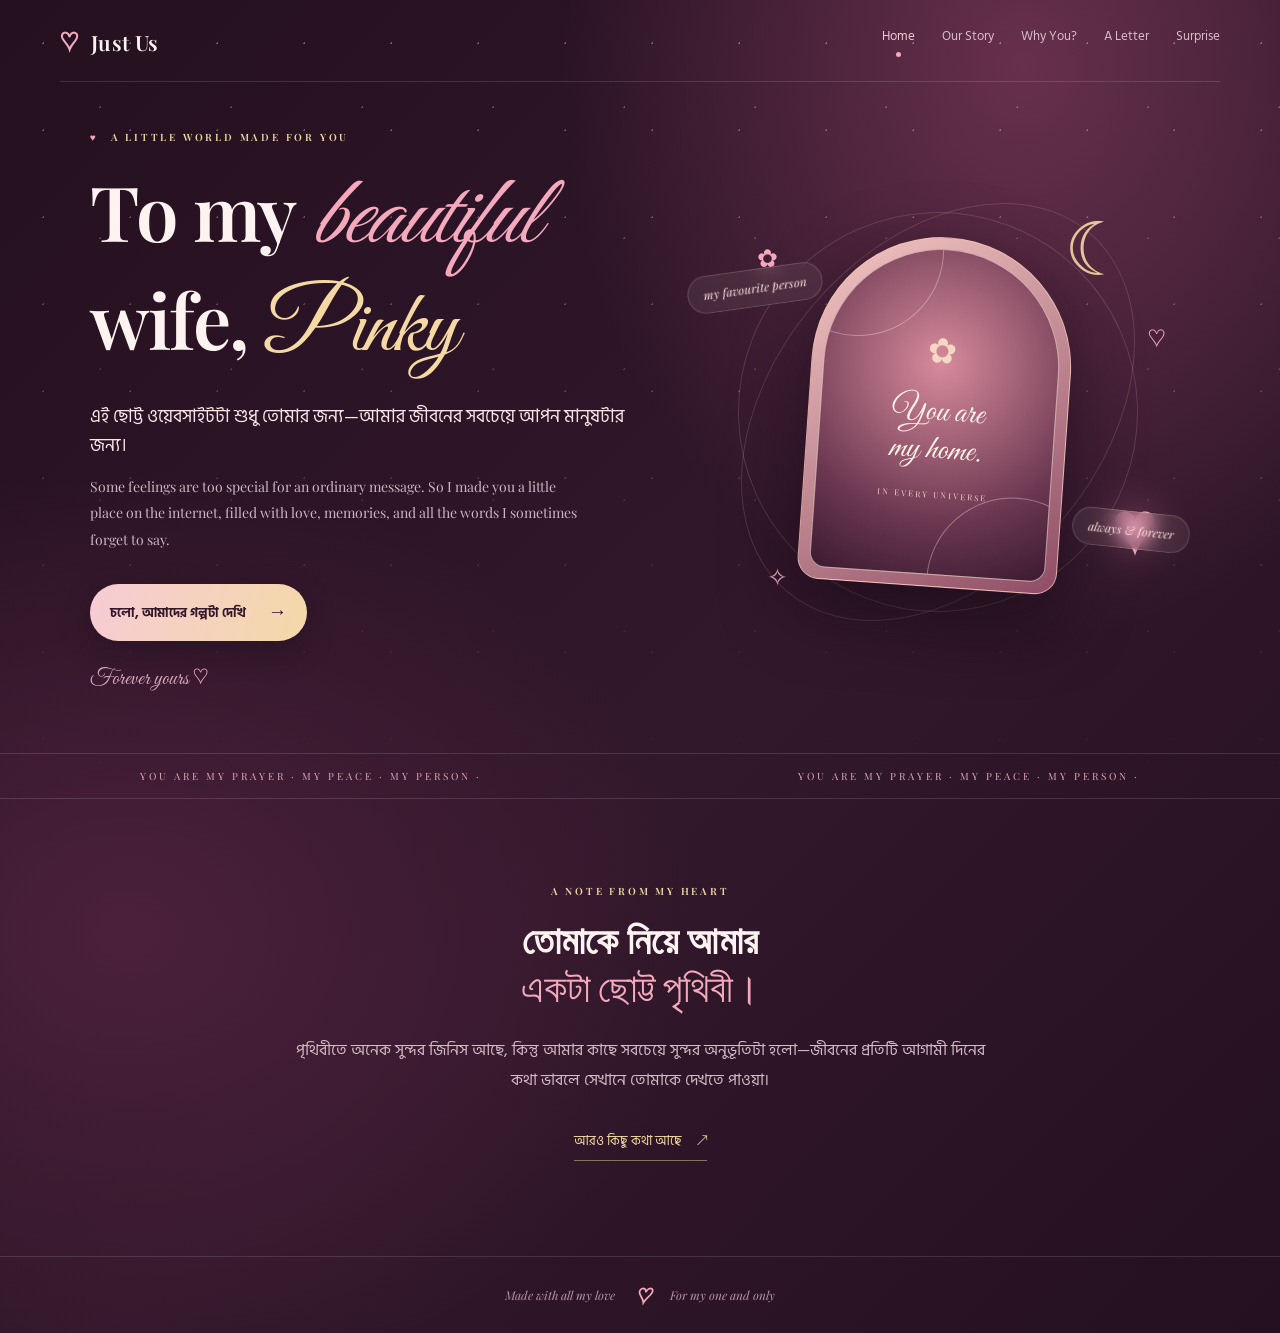
<file: index.html>
<!DOCTYPE html>
<html lang="bn">
<head>
  <meta charset="UTF-8"><meta name="viewport" content="width=device-width, initial-scale=1.0">
  <meta name="theme-color" content="#2b1424">
  <title>For My Beautiful Wife ♡</title>
  <link rel="preconnect" href="https://fonts.googleapis.com"><link rel="preconnect" href="https://fonts.gstatic.com" crossorigin>
  <link href="https://fonts.googleapis.com/css2?family=Great+Vibes&family=Hind+Siliguri:wght@400;500;600;700&family=Playfair+Display:wght@500;600;700&display=swap" rel="stylesheet">
  <link rel="stylesheet" href="style.css">
</head>
<body class="home-page">
  <div class="sparkle-layer"></div>
  <header class="site-header">
    <a class="logo" href="index.html"><span>♡</span> Just Us</a>
    <button class="menu-toggle" aria-label="Open menu">☰</button>
    <nav class="nav-links">
      <a class="active" href="index.html">Home</a><a href="story.html">Our Story</a><a href="reasons.html">Why You?</a><a href="letter.html">A Letter</a><a href="surprise.html">Surprise</a>
    </nav>
  </header>
  <main>
    <section class="hero wrap">
      <div class="hero-copy">
        <div class="eyebrow"><span class="tiny-heart">♥</span> A LITTLE WORLD MADE FOR YOU</div>
        <h1>To my <em>beautiful</em><br>wife, <span class="script-name">Pinky</span></h1>
        <p class="hero-bn">এই ছোট্ট ওয়েবসাইটটা শুধু তোমার জন্য—আমার জীবনের সবচেয়ে আপন মানুষটার জন্য।</p>
        <p class="hero-sub">Some feelings are too special for an ordinary message. So I made you a little place on the internet, filled with love, memories, and all the words I sometimes forget to say.</p>
        <a class="primary-btn" href="story.html">চলো, আমাদের গল্পটা দেখি <span>→</span></a>
        <div class="signature">Forever yours <span>♡</span></div>
      </div>
      <div class="hero-art">
        <div class="orbit orbit-one"></div><div class="orbit orbit-two"></div>
        <div class="moon">☾</div><div class="hero-heart">♥</div>
        <div class="floating-note note-one">my favourite person</div><div class="floating-note note-two">always & forever</div>
        <div class="portrait-frame"><div class="portrait-inner"><span class="portrait-flower">✿</span><span class="portrait-title">You are<br>my home.</span><span class="portrait-small">IN EVERY UNIVERSE</span></div></div>
        <span class="petal p1">✿</span><span class="petal p2">✧</span><span class="petal p3">♡</span>
      </div>
    </section>
    <section class="ticker"><span>YOU ARE MY PRAYER · MY PEACE · MY PERSON ·</span><span>YOU ARE MY PRAYER · MY PEACE · MY PERSON ·</span></section>
    <section class="welcome wrap">
      <div class="section-kicker">A NOTE FROM MY HEART</div><h2>তোমাকে নিয়ে আমার<br><em>একটা ছোট্ট পৃথিবী।</em></h2>
      <p>পৃথিবীতে অনেক সুন্দর জিনিস আছে, কিন্তু আমার কাছে সবচেয়ে সুন্দর অনুভূতিটা হলো—জীবনের প্রতিটি আগামী দিনের কথা ভাবলে সেখানে তোমাকে দেখতে পাওয়া।</p>
      <a class="text-link" href="letter.html">আরও কিছু কথা আছে <span>↗</span></a>
    </section>
  </main>
  <footer class="site-footer"><span>Made with all my love</span><b>♡</b><span>For my one and only</span></footer>
  <script src="script.js"></script>
</body></html>
</file>
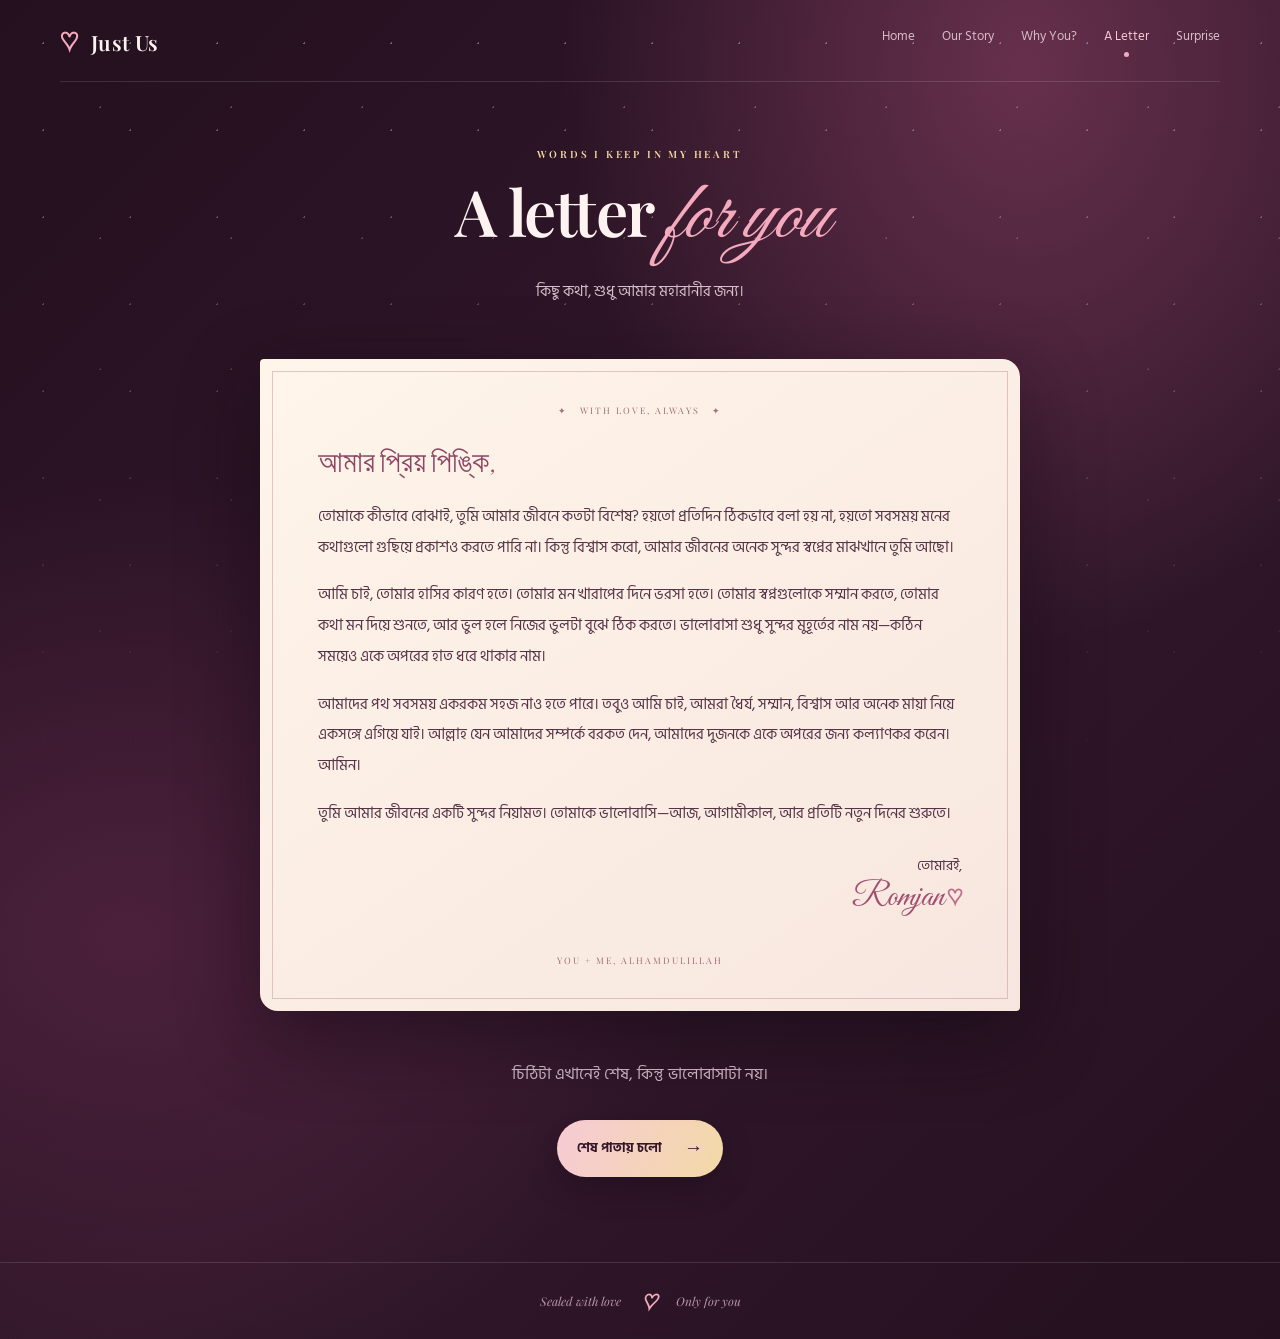
<file: letter.html>
<!DOCTYPE html>
<html lang="bn"><head><meta charset="UTF-8"><meta name="viewport" content="width=device-width, initial-scale=1.0"><title>A Letter For You | Just Us</title><link rel="preconnect" href="https://fonts.googleapis.com"><link rel="preconnect" href="https://fonts.gstatic.com" crossorigin><link href="https://fonts.googleapis.com/css2?family=Great+Vibes&family=Hind+Siliguri:wght@400;500;600;700&family=Playfair+Display:wght@500;600;700&display=swap" rel="stylesheet"><link rel="stylesheet" href="style.css"></head>
<body class="letter-page"><div class="sparkle-layer"></div><header class="site-header"><a class="logo" href="index.html"><span>♡</span> Just Us</a><button class="menu-toggle" aria-label="Open menu">☰</button><nav class="nav-links"><a href="index.html">Home</a><a href="story.html">Our Story</a><a href="reasons.html">Why You?</a><a class="active" href="letter.html">A Letter</a><a href="surprise.html">Surprise</a></nav></header>
<main class="inner-page wrap"><div class="page-heading"><div class="eyebrow">WORDS I KEEP IN MY HEART</div><h1>A letter <em>for you</em></h1><p>কিছু কথা, শুধু আমার মহারানীর জন্য।</p></div>
<article class="letter-paper"><div class="paper-top">✦ &nbsp; WITH LOVE, ALWAYS &nbsp; ✦</div><div class="letter-salute">আমার প্রিয় পিঙ্কি,</div>
<p>তোমাকে কীভাবে বোঝাই, তুমি আমার জীবনে কতটা বিশেষ? হয়তো প্রতিদিন ঠিকভাবে বলা হয় না, হয়তো সবসময় মনের কথাগুলো গুছিয়ে প্রকাশও করতে পারি না। কিন্তু বিশ্বাস করো, আমার জীবনের অনেক সুন্দর স্বপ্নের মাঝখানে তুমি আছো।</p>
<p>আমি চাই, তোমার হাসির কারণ হতে। তোমার মন খারাপের দিনে ভরসা হতে। তোমার স্বপ্নগুলোকে সম্মান করতে, তোমার কথা মন দিয়ে শুনতে, আর ভুল হলে নিজের ভুলটা বুঝে ঠিক করতে। ভালোবাসা শুধু সুন্দর মুহূর্তের নাম নয়—কঠিন সময়েও একে অপরের হাত ধরে থাকার নাম।</p>
<p>আমাদের পথ সবসময় একরকম সহজ নাও হতে পারে। তবুও আমি চাই, আমরা ধৈর্য, সম্মান, বিশ্বাস আর অনেক মায়া নিয়ে একসঙ্গে এগিয়ে যাই। আল্লাহ যেন আমাদের সম্পর্কে বরকত দেন, আমাদের দুজনকে একে অপরের জন্য কল্যাণকর করেন। আমিন।</p>
<p>তুমি আমার জীবনের একটি সুন্দর নিয়ামত। তোমাকে ভালোবাসি—আজ, আগামীকাল, আর প্রতিটি নতুন দিনের শুরুতে।</p>
<div class="letter-sign">তোমারই,<br><span>Romjan</span> <b>♡</b></div><div class="paper-bottom">YOU + ME, ALHAMDULILLAH</div></article>
<div class="center-cta"><p>চিঠিটা এখানেই শেষ, কিন্তু ভালোবাসাটা নয়।</p><a class="primary-btn" href="surprise.html">শেষ পাতায় চলো <span>→</span></a></div></main><footer class="site-footer"><span>Sealed with love</span><b>♡</b><span>Only for you</span></footer><script src="script.js"></script></body></html>
</file>
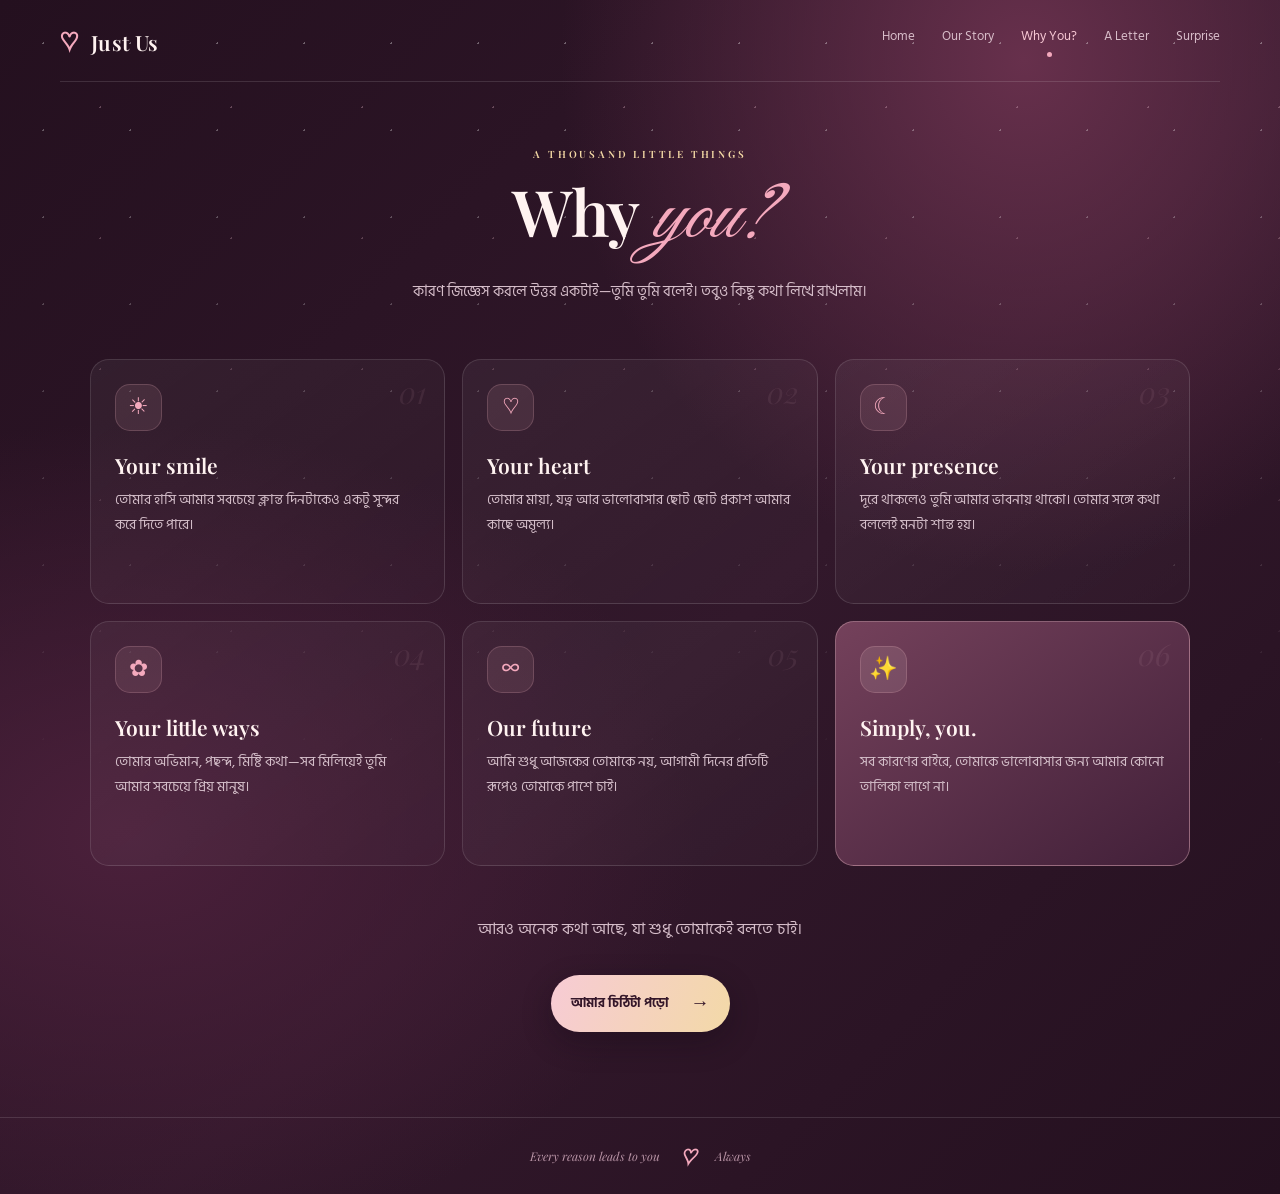
<file: reasons.html>
<!DOCTYPE html>
<html lang="bn"><head><meta charset="UTF-8"><meta name="viewport" content="width=device-width, initial-scale=1.0"><title>Why You? | Just Us</title><link rel="preconnect" href="https://fonts.googleapis.com"><link rel="preconnect" href="https://fonts.gstatic.com" crossorigin><link href="https://fonts.googleapis.com/css2?family=Great+Vibes&family=Hind+Siliguri:wght@400;500;600;700&family=Playfair+Display:wght@500;600;700&display=swap" rel="stylesheet"><link rel="stylesheet" href="style.css"></head>
<body class="reasons-page"><div class="sparkle-layer"></div><header class="site-header"><a class="logo" href="index.html"><span>♡</span> Just Us</a><button class="menu-toggle" aria-label="Open menu">☰</button><nav class="nav-links"><a href="index.html">Home</a><a href="story.html">Our Story</a><a class="active" href="reasons.html">Why You?</a><a href="letter.html">A Letter</a><a href="surprise.html">Surprise</a></nav></header>
<main class="inner-page wrap"><div class="page-heading"><div class="eyebrow">A THOUSAND LITTLE THINGS</div><h1>Why <em>you?</em></h1><p>কারণ জিজ্ঞেস করলে উত্তর একটাই—তুমি তুমি বলেই। তবুও কিছু কথা লিখে রাখলাম।</p></div>
<div class="reason-grid">
  <article class="reason-card"><div class="reason-no">01</div><div class="reason-symbol">☀</div><h2>Your smile</h2><p>তোমার হাসি আমার সবচেয়ে ক্লান্ত দিনটাকেও একটু সুন্দর করে দিতে পারে।</p></article>
  <article class="reason-card"><div class="reason-no">02</div><div class="reason-symbol">♡</div><h2>Your heart</h2><p>তোমার মায়া, যত্ন আর ভালোবাসার ছোট ছোট প্রকাশ আমার কাছে অমূল্য।</p></article>
  <article class="reason-card"><div class="reason-no">03</div><div class="reason-symbol">☾</div><h2>Your presence</h2><p>দূরে থাকলেও তুমি আমার ভাবনায় থাকো। তোমার সঙ্গে কথা বললেই মনটা শান্ত হয়।</p></article>
  <article class="reason-card"><div class="reason-no">04</div><div class="reason-symbol">✿</div><h2>Your little ways</h2><p>তোমার অভিমান, পছন্দ, মিষ্টি কথা—সব মিলিয়েই তুমি আমার সবচেয়ে প্রিয় মানুষ।</p></article>
  <article class="reason-card"><div class="reason-no">05</div><div class="reason-symbol">∞</div><h2>Our future</h2><p>আমি শুধু আজকের তোমাকে নয়, আগামী দিনের প্রতিটি রূপেও তোমাকে পাশে চাই।</p></article>
  <article class="reason-card special-reason"><div class="reason-no">06</div><div class="reason-symbol">✨</div><h2>Simply, you.</h2><p>সব কারণের বাইরে, তোমাকে ভালোবাসার জন্য আমার কোনো তালিকা লাগে না।</p></article>
</div><div class="center-cta"><p>আরও অনেক কথা আছে, যা শুধু তোমাকেই বলতে চাই।</p><a class="primary-btn" href="letter.html">আমার চিঠিটা পড়ো <span>→</span></a></div></main><footer class="site-footer"><span>Every reason leads to you</span><b>♡</b><span>Always</span></footer><script src="script.js"></script></body></html>
</file>
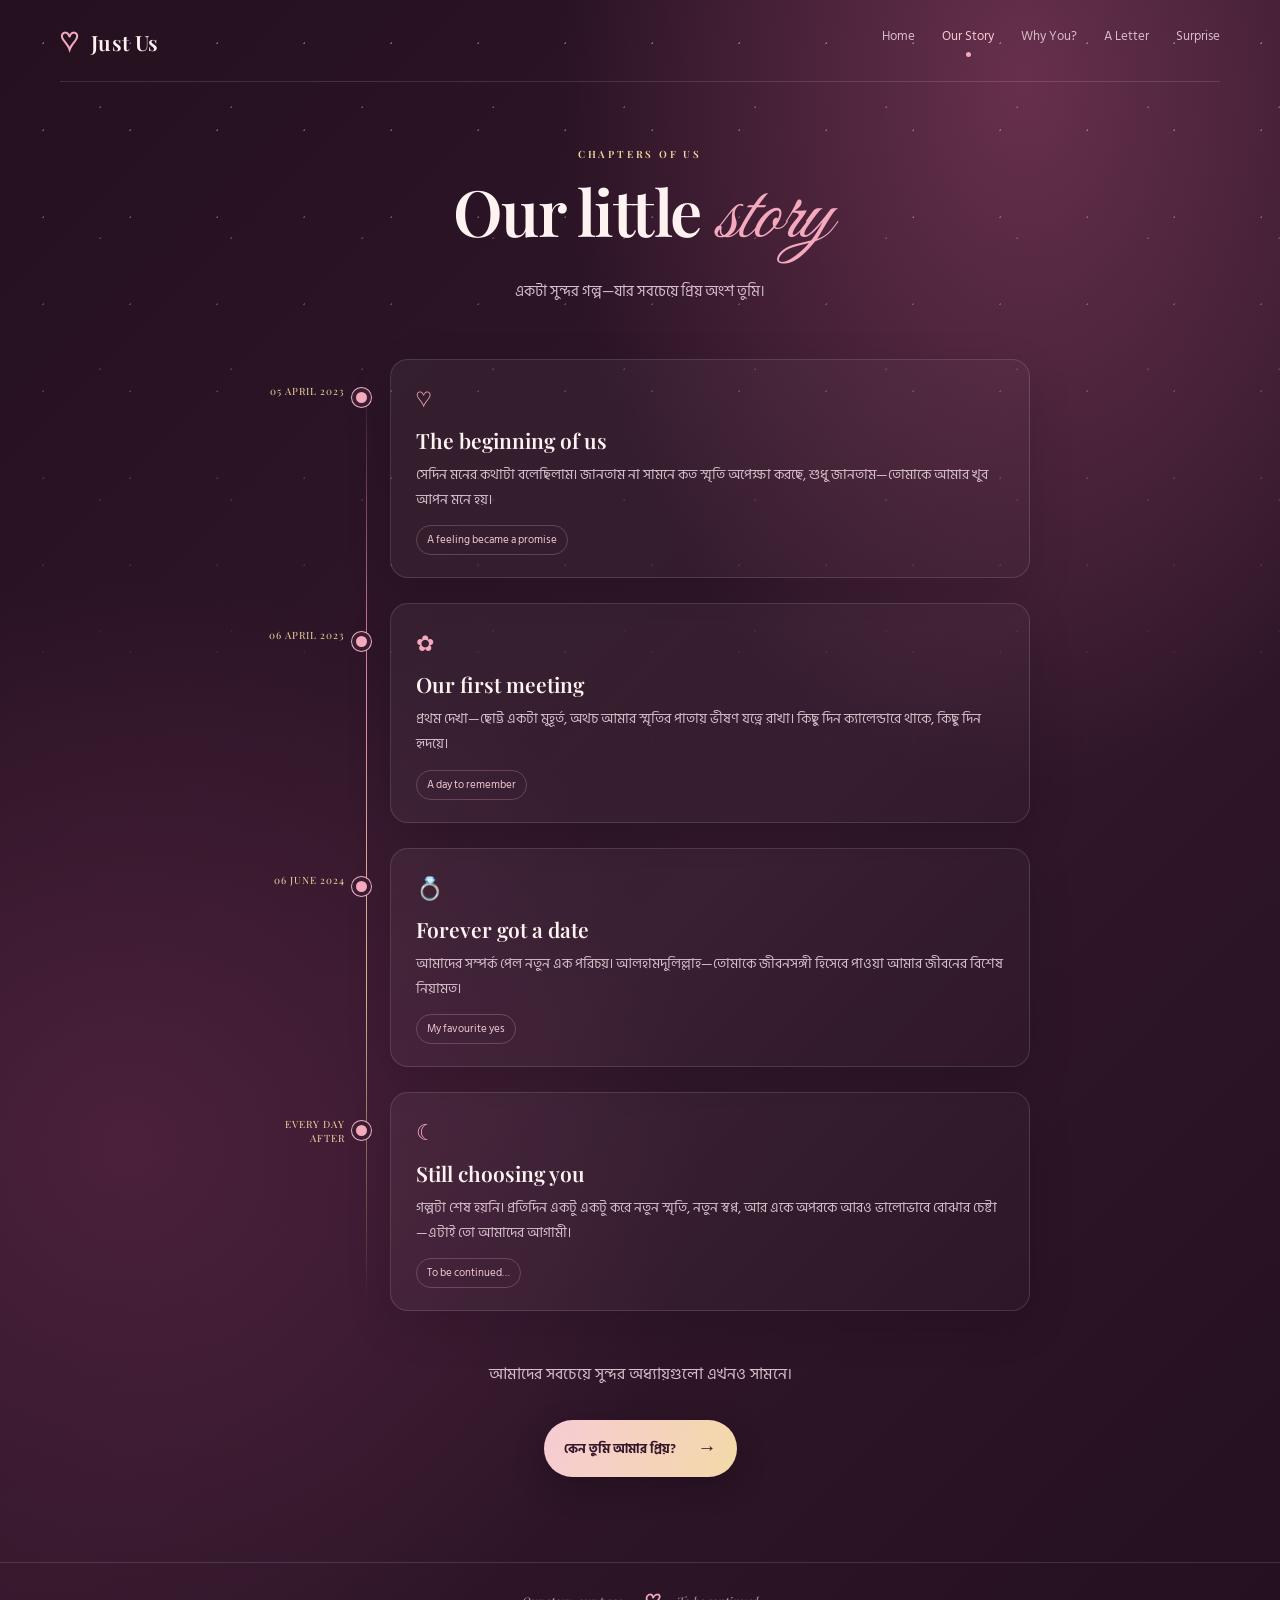
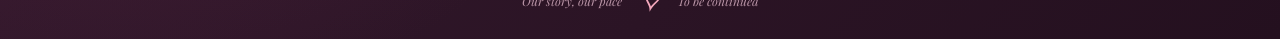
<file: story.html>
<!DOCTYPE html>
<html lang="bn"><head><meta charset="UTF-8"><meta name="viewport" content="width=device-width, initial-scale=1.0"><title>Our Story | Just Us</title><link rel="preconnect" href="https://fonts.googleapis.com"><link rel="preconnect" href="https://fonts.gstatic.com" crossorigin><link href="https://fonts.googleapis.com/css2?family=Great+Vibes&family=Hind+Siliguri:wght@400;500;600;700&family=Playfair+Display:wght@500;600;700&display=swap" rel="stylesheet"><link rel="stylesheet" href="style.css"></head>
<body class="story-page"><div class="sparkle-layer"></div><header class="site-header"><a class="logo" href="index.html"><span>♡</span> Just Us</a><button class="menu-toggle" aria-label="Open menu">☰</button><nav class="nav-links"><a href="index.html">Home</a><a class="active" href="story.html">Our Story</a><a href="reasons.html">Why You?</a><a href="letter.html">A Letter</a><a href="surprise.html">Surprise</a></nav></header>
<main class="inner-page wrap"><div class="page-heading"><div class="eyebrow">CHAPTERS OF US</div><h1>Our little <em>story</em></h1><p>একটা সুন্দর গল্প—যার সবচেয়ে প্রিয় অংশ তুমি।</p></div>
<div class="timeline">
  <article class="timeline-item"><div class="timeline-date">05 APRIL 2023</div><div class="timeline-card"><span class="timeline-icon">♡</span><h2>The beginning of us</h2><p>সেদিন মনের কথাটা বলেছিলাম। জানতাম না সামনে কত স্মৃতি অপেক্ষা করছে, শুধু জানতাম—তোমাকে আমার খুব আপন মনে হয়।</p><span class="memory-tag">A feeling became a promise</span></div></article>
  <article class="timeline-item"><div class="timeline-date">06 APRIL 2023</div><div class="timeline-card"><span class="timeline-icon">✿</span><h2>Our first meeting</h2><p>প্রথম দেখা—ছোট্ট একটা মুহূর্ত, অথচ আমার স্মৃতির পাতায় ভীষণ যত্নে রাখা। কিছু দিন ক্যালেন্ডারে থাকে, কিছু দিন হৃদয়ে।</p><span class="memory-tag">A day to remember</span></div></article>
  <article class="timeline-item"><div class="timeline-date">06 JUNE 2024</div><div class="timeline-card"><span class="timeline-icon">💍</span><h2>Forever got a date</h2><p>আমাদের সম্পর্ক পেল নতুন এক পরিচয়। আলহামদুলিল্লাহ—তোমাকে জীবনসঙ্গী হিসেবে পাওয়া আমার জীবনের বিশেষ নিয়ামত।</p><span class="memory-tag">My favourite yes</span></div></article>
  <article class="timeline-item"><div class="timeline-date">EVERY DAY AFTER</div><div class="timeline-card"><span class="timeline-icon">☾</span><h2>Still choosing you</h2><p>গল্পটা শেষ হয়নি। প্রতিদিন একটু একটু করে নতুন স্মৃতি, নতুন স্বপ্ন, আর একে অপরকে আরও ভালোভাবে বোঝার চেষ্টা—এটাই তো আমাদের আগামী।</p><span class="memory-tag">To be continued…</span></div></article>
</div>
<div class="center-cta"><p>আমাদের সবচেয়ে সুন্দর অধ্যায়গুলো এখনও সামনে।</p><a class="primary-btn" href="reasons.html">কেন তুমি আমার প্রিয়? <span>→</span></a></div></main>
<footer class="site-footer"><span>Our story, our pace</span><b>♡</b><span>To be continued</span></footer><script src="script.js"></script></body></html>
</file>
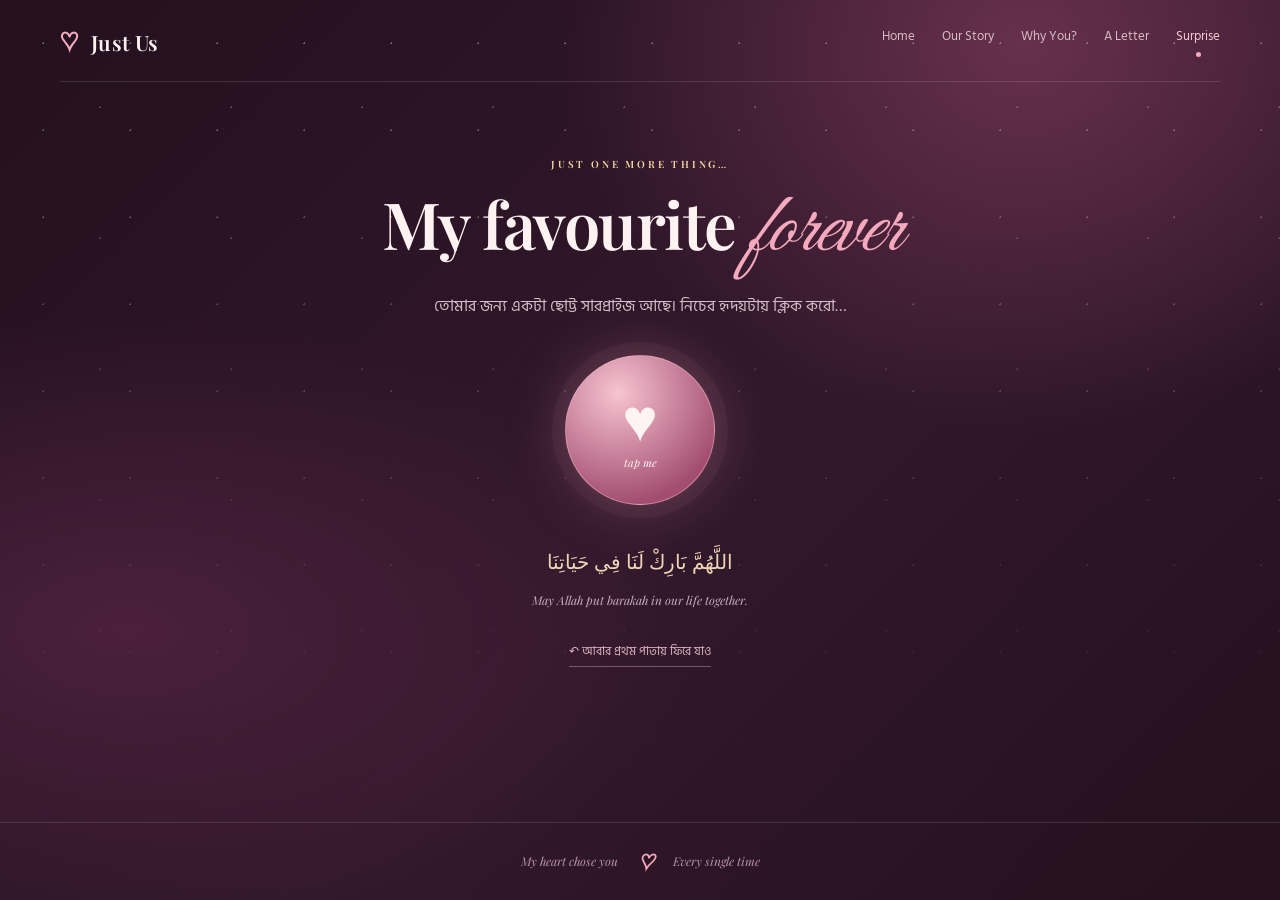
<file: surprise.html>
<!DOCTYPE html>
<html lang="bn"><head><meta charset="UTF-8"><meta name="viewport" content="width=device-width, initial-scale=1.0"><title>One Last Surprise | Just Us</title><link rel="preconnect" href="https://fonts.googleapis.com"><link rel="preconnect" href="https://fonts.gstatic.com" crossorigin><link href="https://fonts.googleapis.com/css2?family=Great+Vibes&family=Hind+Siliguri:wght@400;500;600;700&family=Playfair+Display:wght@500;600;700&display=swap" rel="stylesheet"><link rel="stylesheet" href="style.css"></head>
<body class="surprise-page"><div class="sparkle-layer"></div><header class="site-header"><a class="logo" href="index.html"><span>♡</span> Just Us</a><button class="menu-toggle" aria-label="Open menu">☰</button><nav class="nav-links"><a href="index.html">Home</a><a href="story.html">Our Story</a><a href="reasons.html">Why You?</a><a href="letter.html">A Letter</a><a class="active" href="surprise.html">Surprise</a></nav></header>
<main class="surprise-main wrap"><div class="eyebrow">JUST ONE MORE THING…</div><h1>My favourite <em>forever</em></h1><p class="surprise-intro">তোমার জন্য একটা ছোট্ট সারপ্রাইজ আছে। নিচের হৃদয়টায় ক্লিক করো…</p>
<button class="gift-heart" id="giftHeart" aria-label="Open surprise"><span>♥</span><i>tap me</i></button>
<div class="reveal-message" id="revealMessage" aria-live="polite"><div class="reveal-sparkle">✦ ✧ ✦</div><h2>তুমি আমার আজ, তুমি আমার আগামী।</h2><p>শাহনাজ আক্তার পিঙ্কি,<br>তোমার হাতটা ধরে জীবনের প্রতিটি ঋতু পার করতে চাই।<br>অনেক ভালোবাসি, আমার পরী।</p><div class="big-infinity">∞</div><strong>Forever & always — Romjan</strong></div>
<div class="final-blessing">اللَّهُمَّ بَارِكْ لَنَا فِي حَيَاتِنَا<br><span>May Allah put barakah in our life together.</span></div>
<a class="back-home" href="index.html">↶ আবার প্রথম পাতায় ফিরে যাও</a></main><footer class="site-footer"><span>My heart chose you</span><b>♡</b><span>Every single time</span></footer><script src="script.js"></script></body></html>
</file>
<file: style.css>
@import url('https://fonts.googleapis.com/css2?family=Great+Vibes&family=Hind+Siliguri:wght@400;500;600;700&family=Playfair+Display:wght@500;600;700&display=swap');
:root{--ink:#fff3f1;--muted:#d7bfc9;--rose:#f4a9bd;--pink:#f8c9d5;--gold:#f4d9a5;--plum:#2b1424;--plum2:#3b1c31;--line:#ffffff20;--serif:'Playfair Display',serif;--script:'Great Vibes',cursive;--bn:'Hind Siliguri',sans-serif}
*{box-sizing:border-box}html{scroll-behavior:smooth}body{margin:0;min-height:100vh;color:var(--ink);font-family:var(--bn);background:radial-gradient(ellipse at 80% 5%,#67304c 0,transparent 32%),radial-gradient(ellipse at 10% 70%,#4b203b 0,transparent 35%),linear-gradient(135deg,#24101f,#32182b 55%,#24101f);overflow-x:hidden}.sparkle-layer{position:fixed;inset:0;pointer-events:none;opacity:.35;background-image:radial-gradient(#fff 1px,transparent 1px),radial-gradient(#f5c6d5 1px,transparent 1px);background-size:87px 87px,131px 131px;background-position:0 0,35px 42px;mask-image:linear-gradient(to bottom,#000,transparent 90%);z-index:0}.site-header{height:82px;width:min(1160px,calc(100% - 48px));margin:auto;display:flex;align-items:center;justify-content:space-between;border-bottom:1px solid var(--line);position:relative;z-index:5}.logo{text-decoration:none;color:var(--ink);font:600 21px var(--serif);letter-spacing:.4px}.logo span{color:var(--rose);font-size:26px;margin-right:7px}.nav-links{display:flex;gap:27px}.nav-links a{color:#d8bdc9;text-decoration:none;font-size:13px;transition:.2s}.nav-links a:hover,.nav-links a.active{color:var(--pink)}.nav-links a.active:after{content:"";display:block;width:5px;height:5px;border-radius:50%;background:var(--rose);margin:5px auto 0}.menu-toggle{display:none;background:transparent;color:var(--pink);border:1px solid var(--line);border-radius:10px;padding:7px 10px;font-size:19px}.wrap{width:min(1100px,calc(100% - 48px));margin:auto;position:relative;z-index:1}.hero{min-height:640px;display:grid;grid-template-columns:1.05fr .95fr;align-items:center;gap:40px;padding:48px 0 60px}.eyebrow,.section-kicker{font:600 10px var(--serif);letter-spacing:2.8px;color:var(--gold)}.tiny-heart{color:var(--rose);margin-right:7px}.hero h1,.page-heading h1,.surprise-main h1{font:600 clamp(48px,6vw,76px)/1.08 var(--serif);letter-spacing:-1.5px;margin:23px 0 16px}.hero h1 em,.page-heading h1 em,.surprise-main h1 em{font-family:var(--script);font-weight:400;color:var(--rose);font-size:1.3em}.script-name{font:400 1.18em var(--script);color:var(--gold)}.hero-bn{font-size:18px;color:#ffe4e8;margin:0 0 12px}.hero-sub{max-width:490px;color:#cdb5c2;font:14px/1.9 var(--serif)}.primary-btn{display:inline-flex;gap:22px;align-items:center;text-decoration:none;color:#35172a;background:linear-gradient(110deg,#f7cbd5,#f3d9a7);padding:13px 20px;border-radius:30px;font-weight:700;font-size:13px;margin-top:17px;box-shadow:0 10px 30px #12091455;transition:.25s}.primary-btn:hover{transform:translateY(-3px);box-shadow:0 15px 35px #12091477}.primary-btn span{font-size:19px}.signature{font:22px var(--script);color:#d8a8bb;margin-top:24px}.signature span{color:var(--rose)}.hero-art{height:475px;position:relative;display:grid;place-items:center}.orbit{position:absolute;border:1px solid #f2b7c52e;border-radius:50%;transform:rotate(-24deg)}.orbit-one{width:400px;height:400px}.orbit-two{width:330px;height:470px;transform:rotate(40deg)}.portrait-frame{width:260px;height:350px;padding:11px;border:1px solid #f1c6b6a8;border-radius:150px 150px 25px 25px;transform:rotate(4deg);background:linear-gradient(145deg,#f5c8c4,#8f4d65);box-shadow:0 25px 70px #10071099;z-index:1}.portrait-inner{height:100%;border:1px solid #f9e4d8a0;border-radius:140px 140px 18px 18px;background:radial-gradient(circle at 50% 35%,#d78b9c,#69364f 67%,#3b1b31);display:flex;align-items:center;justify-content:center;flex-direction:column;text-align:center;position:relative;overflow:hidden}.portrait-inner:before,.portrait-inner:after{content:"";position:absolute;width:170px;height:170px;border:1px solid #f7d9d866;border-radius:50%}.portrait-inner:before{top:-80px;left:-60px}.portrait-inner:after{bottom:-90px;right:-55px}.portrait-flower{font-size:35px;color:#f5d7c5}.portrait-title{font:34px/1.1 var(--script);color:#fff1e9;margin-top:13px}.portrait-small{font:8px var(--serif);letter-spacing:2px;color:#f4c9c8;margin-top:20px}.moon{position:absolute;top:18px;right:60px;font-size:74px;color:var(--gold);opacity:.9}.hero-heart{position:absolute;right:32px;bottom:55px;font-size:78px;color:#ed9bb5;filter:drop-shadow(0 0 20px #f58db477);z-index:2}.floating-note{position:absolute;background:#fff1e80f;border:1px solid #fff2e52e;backdrop-filter:blur(10px);padding:10px 15px;border-radius:30px;font:italic 12px var(--serif);color:#ffe3e1;z-index:3}.note-one{left:0;top:95px;transform:rotate(-8deg)}.note-two{right:0;bottom:100px;transform:rotate(6deg)}.petal{position:absolute;color:var(--rose);font-size:25px}.p1{top:65px;left:70px}.p2{bottom:50px;left:80px}.p3{top:145px;right:25px}.ticker{overflow:hidden;white-space:nowrap;border-top:1px solid var(--line);border-bottom:1px solid var(--line);padding:15px 0;color:#dca9ba;font:10px var(--serif);letter-spacing:3px;display:flex;justify-content:space-around;gap:35px}.welcome{text-align:center;padding:85px 0 95px;max-width:700px}.welcome h2{font:600 38px/1.25 var(--serif);margin:17px 0}.welcome h2 em{font:40px var(--script);color:var(--rose)}.welcome p{color:#d4bac7;line-height:1.9}.text-link{display:inline-block;color:var(--gold);text-decoration:none;border-bottom:1px solid #f4d9a577;padding:8px 0;margin-top:10px;font-size:13px}.text-link span{margin-left:12px}.site-footer{position:relative;z-index:1;border-top:1px solid var(--line);padding:23px 20px;display:flex;align-items:center;justify-content:center;gap:20px;color:#b994a6;font:italic 12px var(--serif)}.site-footer b{font-size:22px;color:var(--rose)}.inner-page{padding:65px 0 85px}.page-heading{text-align:center;max-width:700px;margin:0 auto 55px}.page-heading h1{font-size:64px;margin:13px 0}.page-heading p{color:#d5bdc9;font-size:15px}.timeline{max-width:780px;margin:auto;position:relative}.timeline:before{content:"";position:absolute;left:116px;top:10px;bottom:10px;width:1px;background:linear-gradient(transparent,#d98ba8,#d9b68c,transparent)}.timeline-item{display:grid;grid-template-columns:95px 1fr;gap:45px;margin:0 0 25px;position:relative}.timeline-date{font:10px var(--serif);letter-spacing:1px;color:var(--gold);text-align:right;padding-top:25px}.timeline-card{position:relative;border:1px solid var(--line);background:linear-gradient(135deg,#ffffff0c,#ffffff04);border-radius:18px;padding:22px 25px;box-shadow:0 15px 45px #10081022}.timeline-card:before{content:"";position:absolute;width:11px;height:11px;border-radius:50%;background:var(--rose);border:4px solid #3b1c31;left:-39px;top:28px;box-shadow:0 0 0 1px #eaaec1}.timeline-icon{font-size:22px;color:var(--rose)}.timeline-card h2,.reason-card h2{font:600 21px var(--serif);margin:8px 0}.timeline-card p,.reason-card p{color:#d3bdc8;line-height:1.8;font-size:14px;margin:0}.memory-tag{display:inline-block;margin-top:13px;color:#f1c9d1;font-size:11px;border:1px solid #e7aebd44;border-radius:30px;padding:5px 10px}.center-cta{text-align:center;margin:50px auto 0}.center-cta p{color:#d5bdc9}.reason-grid{display:grid;grid-template-columns:repeat(3,1fr);gap:17px}.reason-card{min-height:245px;border:1px solid var(--line);border-radius:19px;padding:24px;background:linear-gradient(145deg,#ffffff0d,#ffffff04);position:relative;overflow:hidden;transition:.25s}.reason-card:hover{transform:translateY(-5px);border-color:#e7aebd66}.reason-no{position:absolute;right:18px;top:12px;font:italic 30px var(--serif);color:#f4c3d015}.reason-symbol{width:47px;height:47px;border-radius:15px;background:#f2b8c31a;border:1px solid #f2b8c333;display:grid;place-items:center;color:var(--rose);font-size:23px}.reason-card h2{margin-top:20px}.special-reason{background:linear-gradient(145deg,#74415b,#422039);border-color:#e8b8c466}.special-reason .reason-symbol{background:#fff2e51b}.letter-paper{max-width:760px;margin:auto;padding:45px 58px;background:linear-gradient(145deg,#fff5e9,#f7e6df);color:#553448;border-radius:4px 18px 4px 18px;box-shadow:0 25px 80px #10071077;position:relative}.letter-paper:before{content:"";position:absolute;inset:12px;border:1px solid #b87b8b66;pointer-events:none}.paper-top,.paper-bottom{text-align:center;font:9px var(--serif);letter-spacing:2px;color:#a46d7d}.letter-salute{font:30px var(--script);color:#8b4664;margin:30px 0 18px}.letter-paper p{font-size:15px;line-height:2.05;margin:0 0 17px}.letter-sign{text-align:right;font-size:14px;line-height:1.5;margin-top:25px}.letter-sign span{font:34px var(--script);color:#a04d70}.letter-sign b{color:#bd6d89;font-size:22px}.paper-bottom{margin-top:35px}.surprise-main{text-align:center;padding:75px 0 80px;min-height:calc(100vh - 160px)}.surprise-main h1{margin:15px 0;font-size:65px}.surprise-intro{color:#d5bdc9}.gift-heart{width:150px;height:150px;margin:36px auto 22px;border:1px solid #f5bdce77;border-radius:50%;background:radial-gradient(circle at 35% 25%,#f7c4d2,#a34e70 75%);color:#fff4f3;display:flex;flex-direction:column;align-items:center;justify-content:center;box-shadow:0 0 0 13px #f4b4c20b,0 0 60px #f49db54a;cursor:pointer;transition:.3s;animation:heartbeat 2s infinite}.gift-heart span{font-size:60px;line-height:1}.gift-heart i{font:italic 11px var(--serif);margin-top:4px}.gift-heart:hover{transform:scale(1.08)}@keyframes heartbeat{0%,100%{transform:scale(1)}50%{transform:scale(1.045)}}.reveal-message{display:none;max-width:620px;margin:30px auto 0;padding:32px;border:1px solid #f3b8c655;border-radius:22px;background:linear-gradient(145deg,#ffffff13,#ffffff05);animation:fadeUp .8s ease}.reveal-message.show{display:block}@keyframes fadeUp{from{opacity:0;transform:translateY(18px)}to{opacity:1;transform:translateY(0)}}.reveal-sparkle{color:var(--gold);letter-spacing:12px}.reveal-message h2{font:600 27px var(--serif);color:#ffe3e6}.reveal-message p{line-height:2;color:#e2cbd4}.big-infinity{font:60px var(--serif);color:var(--rose);line-height:1}.reveal-message strong{font:italic 14px var(--serif);color:var(--gold)}.final-blessing{margin:40px auto 20px;color:#f0d6b7;font-size:20px;line-height:1.8}.final-blessing span{font:italic 12px var(--serif);color:#c9aebc}.back-home{color:#dcb3c2;text-decoration:none;font-size:12px;border-bottom:1px solid #dcb3c266;padding-bottom:5px}
@media(max-width:800px){.hero{grid-template-columns:1fr;gap:10px;padding-top:55px}.hero-art{height:430px}.hero-copy{text-align:center}.hero-sub{margin:auto}.reason-grid{grid-template-columns:repeat(2,1fr)}.page-heading{margin-bottom:38px}.timeline:before{left:83px}.timeline-item{grid-template-columns:65px 1fr;gap:36px}.timeline-date{font-size:9px}.timeline-card:before{left:-32px}}
@media(max-width:600px){.site-header{width:calc(100% - 30px);height:70px}.menu-toggle{display:block}.nav-links{display:none;position:absolute;top:62px;right:0;left:0;background:#32182c;border:1px solid var(--line);border-radius:14px;padding:15px;flex-direction:column;gap:13px;box-shadow:0 15px 35px #10071099}.nav-links.open{display:flex}.nav-links a.active:after{display:none}.wrap{width:calc(100% - 30px)}.hero{padding-top:42px}.hero h1{font-size:53px}.hero-art{height:370px;transform:scale(.9);margin:-5px -20px}.orbit-one{width:320px;height:320px}.orbit-two{width:270px;height:380px}.portrait-frame{width:220px;height:300px}.moon{right:30px;font-size:55px}.note-one{left:-2px}.note-two{right:-3px}.ticker{font-size:8px;letter-spacing:2px}.welcome{padding:65px 0}.welcome h2{font-size:31px}.inner-page{padding:48px 0 65px}.page-heading h1{font-size:52px}.page-heading p{font-size:13px}.timeline:before{left:0}.timeline-item{display:block;padding-left:22px;margin-bottom:20px}.timeline-date{text-align:left;padding:0 0 8px;font-size:9px}.timeline-card:before{left:-28px;top:22px}.timeline-card{padding:19px}.reason-grid{grid-template-columns:1fr}.reason-card{min-height:190px}.letter-paper{padding:35px 27px}.letter-paper p{font-size:14px}.surprise-main{padding-top:58px}.surprise-main h1{font-size:52px}.site-footer{gap:10px;font-size:10px}.site-footer b{font-size:18px}}

.confetti{position:fixed;top:-30px;z-index:20;color:#f7b6c8;font-size:22px;pointer-events:none;animation:fall 2.7s ease-in forwards}
@keyframes fall{to{transform:translateY(110vh) rotate(520deg);opacity:0}}
</file>
